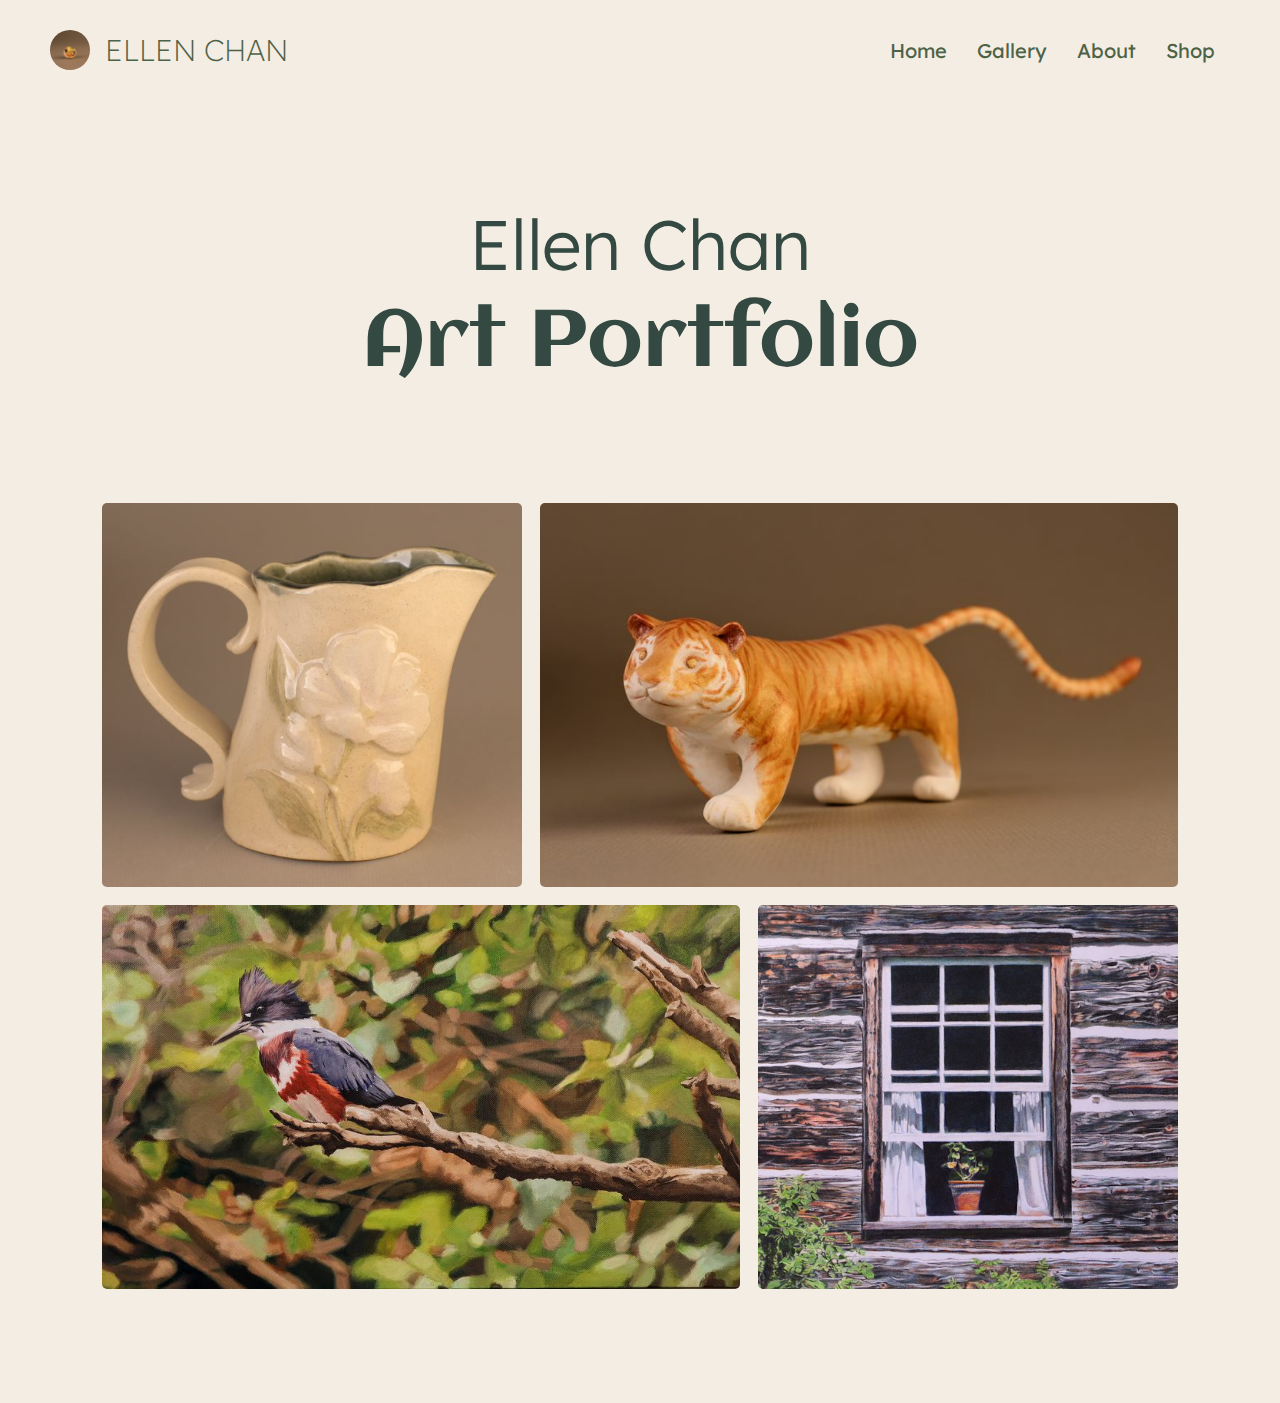
<file: index.html>
<!DOCTYPE html>
<html lang="en">
<head>
    <meta charset="UTF-8">
    <meta name="viewport" content="width=device-width, initial-scale=1.0">
    <title>Ellen Chan's Art Portfolio</title>
    <link rel="icon" type="image/png" href="images/polymer_clay/ramen_TV.jpeg" sizes="215x215">
    <link rel="stylesheet" href="style.css">
    <link rel="preconnect" href="https://fonts.googleapis.com">
    <link rel="preconnect" href="https://fonts.gstatic.com" crossorigin>
    <link href="https://fonts.googleapis.com/css2?family=Lexend+Deca:wght@100..900&family=Poppins:ital,wght@0,100;0,200;0,300;0,400;0,500;0,600;0,700;0,800;0,900;1,100;1,200;1,300;1,400;1,500;1,600;1,700;1,800;1,900&family=Teachers:ital,wght@0,400..800;1,400..800&display=swap" rel="stylesheet">    <link rel="stylesheet" href="https://fonts.googleapis.com/css2?family=Material+Symbols+Outlined:opsz,wght,FILL,GRAD@20..48,100..700,0..1,-50..200" />
    <link href="https://fonts.googleapis.com/css2?family=Aclonica&display=swap" rel="stylesheet">
    <link href="https://fonts.googleapis.com/css2?family=Arizonia&display=swap" rel="stylesheet">
    <link href="https://fonts.googleapis.com/css2?family=League+Spartan:wght@100..900&display=swap" rel="stylesheet">
</head>

<header>
    <div class="logo-and-text">
        <div class="logo">
            <a href="index.html">
                <img src="images/polymer_clay/ramen_TV.jpeg" alt="logo">
            </a>
        </div>
        <a href="index.html"><h2>ELLEN CHAN</h2></a>
    </div>
    
    </div>
    <nav class="navbar">
        <div class="dropdown">
            <button id="menuIcon" class="material-symbols-outlined" onclick="showNavBar()">
                menu
            </button>
        
            <ul class="dropdown-content">
                <li><a href="index.html">Home</a></li>
                <li><a href="gallery.html">Gallery</a></li>
                <li><a href="aboutPage.html">About</a></li>
                <li><a href="shop.html">Shop</a></li>
            </ul>
        </div>
    </nav>
</header>

<body>
    <section class="label">
        <p style="font-size: 70px; font-weight: 300;">Ellen Chan</p>
        <p style="font-family: 'Aclonica'; margin-top: 10px;">Art Portfolio</p>
    </section>
    
    <div class="home-gallery">
        <a href="gallery.html?filter=ceramics" class="image-item ceramics">
            <img src="images/ceramics/pitcher_flower_side.jpeg">
            <p class="img-overlay">CERAMICS</p>
        </a>
        <a href="gallery.html?filter=polymer_clay" class="image-item polymer_clay">
            <img src="images/polymer_clay/tiger_LF.jpeg">
            <p class="img-overlay">POLYMER CLAY</p>
        </a>
        <a href="gallery.html?filter=painting" class="image-item painting">
            <img src="images/painting/kingfisher.jpeg">
            <div class="img-overlay">PAINTING</div>
        </a>
        <a href="gallery.html?filter=drawing" class="image-item drawing">
            <img src="images/drawing/cabin_window.jpeg">
            <div class="img-overlay">DRAWING</div>
        </a>
        
    </div>
</body>

<script src="main.js"></script>

</html>
</file>
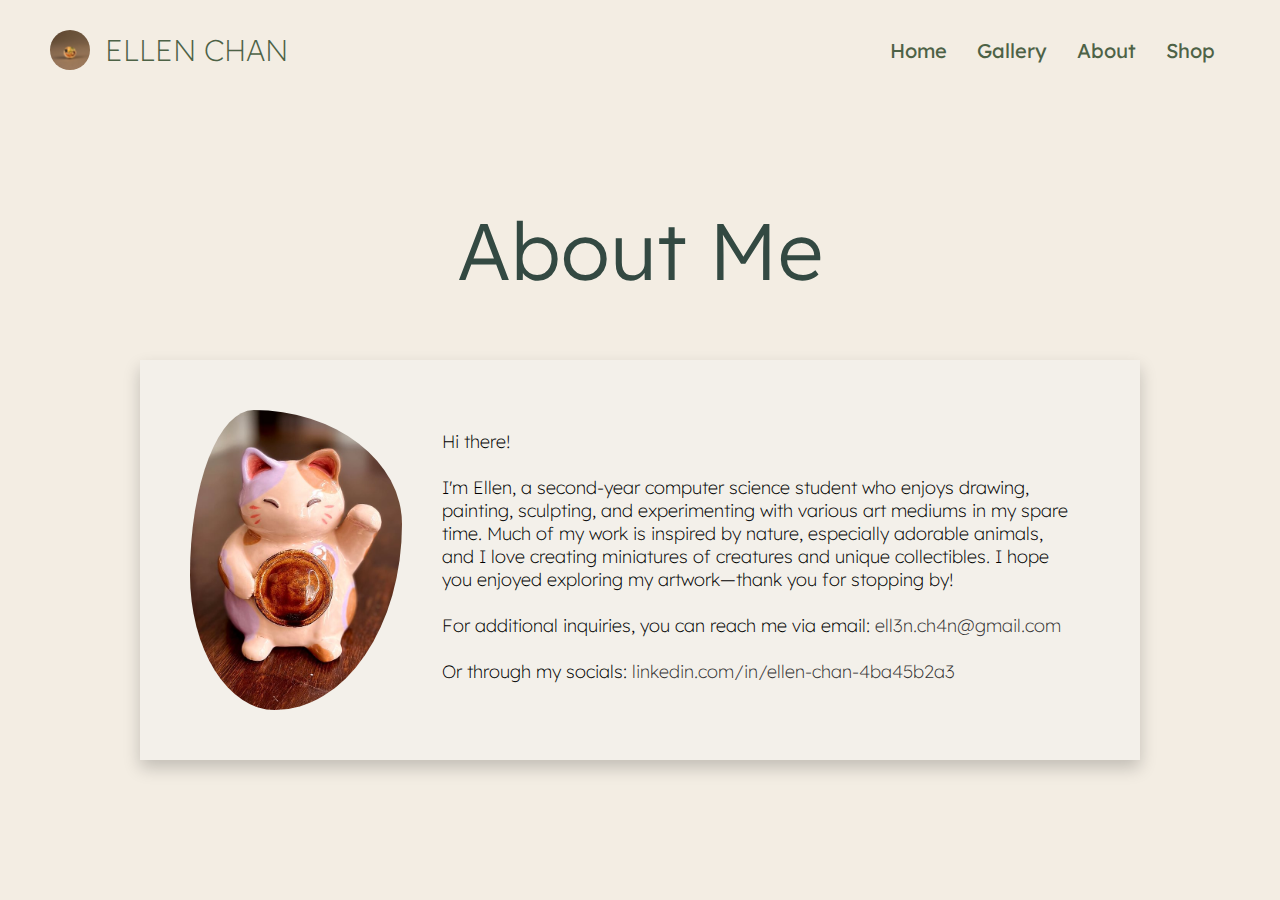
<file: aboutPage.html>
<!DOCTYPE html>
<html lang="en">
<head>
    <meta charset="UTF-8">
    <meta name="viewport" content="width=device-width, initial-scale=1.0">
    <title>Ellen Chan's Art Portfolio</title>
    <link rel="icon" type="image/png" href="images/polymer_clay/ramen_TV.jpeg" sizes="215x215">
    <link rel="stylesheet" href="style.css">
    <link rel="preconnect" href="https://fonts.googleapis.com">
    <link rel="preconnect" href="https://fonts.gstatic.com" crossorigin>
    <link href="https://fonts.googleapis.com/css2?family=Lexend+Deca:wght@100..900&family=Poppins:ital,wght@0,100;0,200;0,300;0,400;0,500;0,600;0,700;0,800;0,900;1,100;1,200;1,300;1,400;1,500;1,600;1,700;1,800;1,900&family=Teachers:ital,wght@0,400..800;1,400..800&display=swap" rel="stylesheet">    <link rel="stylesheet" href="https://fonts.googleapis.com/css2?family=Material+Symbols+Outlined:opsz,wght,FILL,GRAD@20..48,100..700,0..1,-50..200" />
</head>

<header>
    <div class="logo-and-text">
        <div class="logo">
            <a href="index.html">
                <img src="images/polymer_clay/ramen_TV.jpeg" alt="logo">
            </a>
        </div>
        <a href="index.html"><h2>ELLEN CHAN</h2></a>
    </div>
    
    </div>
    <nav class="navbar">
        <div class="dropdown">
            <button id="menuIcon" class="material-symbols-outlined" onclick="showNavBar()">
                menu
            </button>
        
            <ul class="dropdown-content">
                <li><a href="index.html">Home</a></li>
                <li><a href="gallery.html">Gallery</a></li>
                <li><a href="aboutPage.html">About</a></li>
                <li><a href="shop.html">Shop</a></li>
            </ul>
        </div>
    </nav>
</header>

<body>
    <section class="label">About Me</section>
    
    
    <div class="container">
        <img src="images/ceramics/lucky_cat_bank.jpeg" height="300px">
        <p class="paragraph">
            Hi there!
            <br><br>
            I'm Ellen, a second-year computer science student who enjoys drawing, painting, sculpting, and experimenting with various art mediums in my spare time. 
            Much of my work is inspired by nature, especially adorable animals, and I love creating miniatures of creatures and unique collectibles. 
            I hope you enjoyed exploring my artwork—thank you for stopping by! <br><br>

            For additional inquiries, you can reach me via email:
            <a href="mailto:ell3n.ch4n@gmail.com">ell3n.ch4n@gmail.com</a>
            <br><br>
            Or through my socials: <a href="https://www.linkedin.com/in/ellen-chan-4ba45b2a3/">linkedin.com/in/ellen-chan-4ba45b2a3</a>
        </p>
    </div>
</body>
<script src="main.js"></script>
</html>
</file>
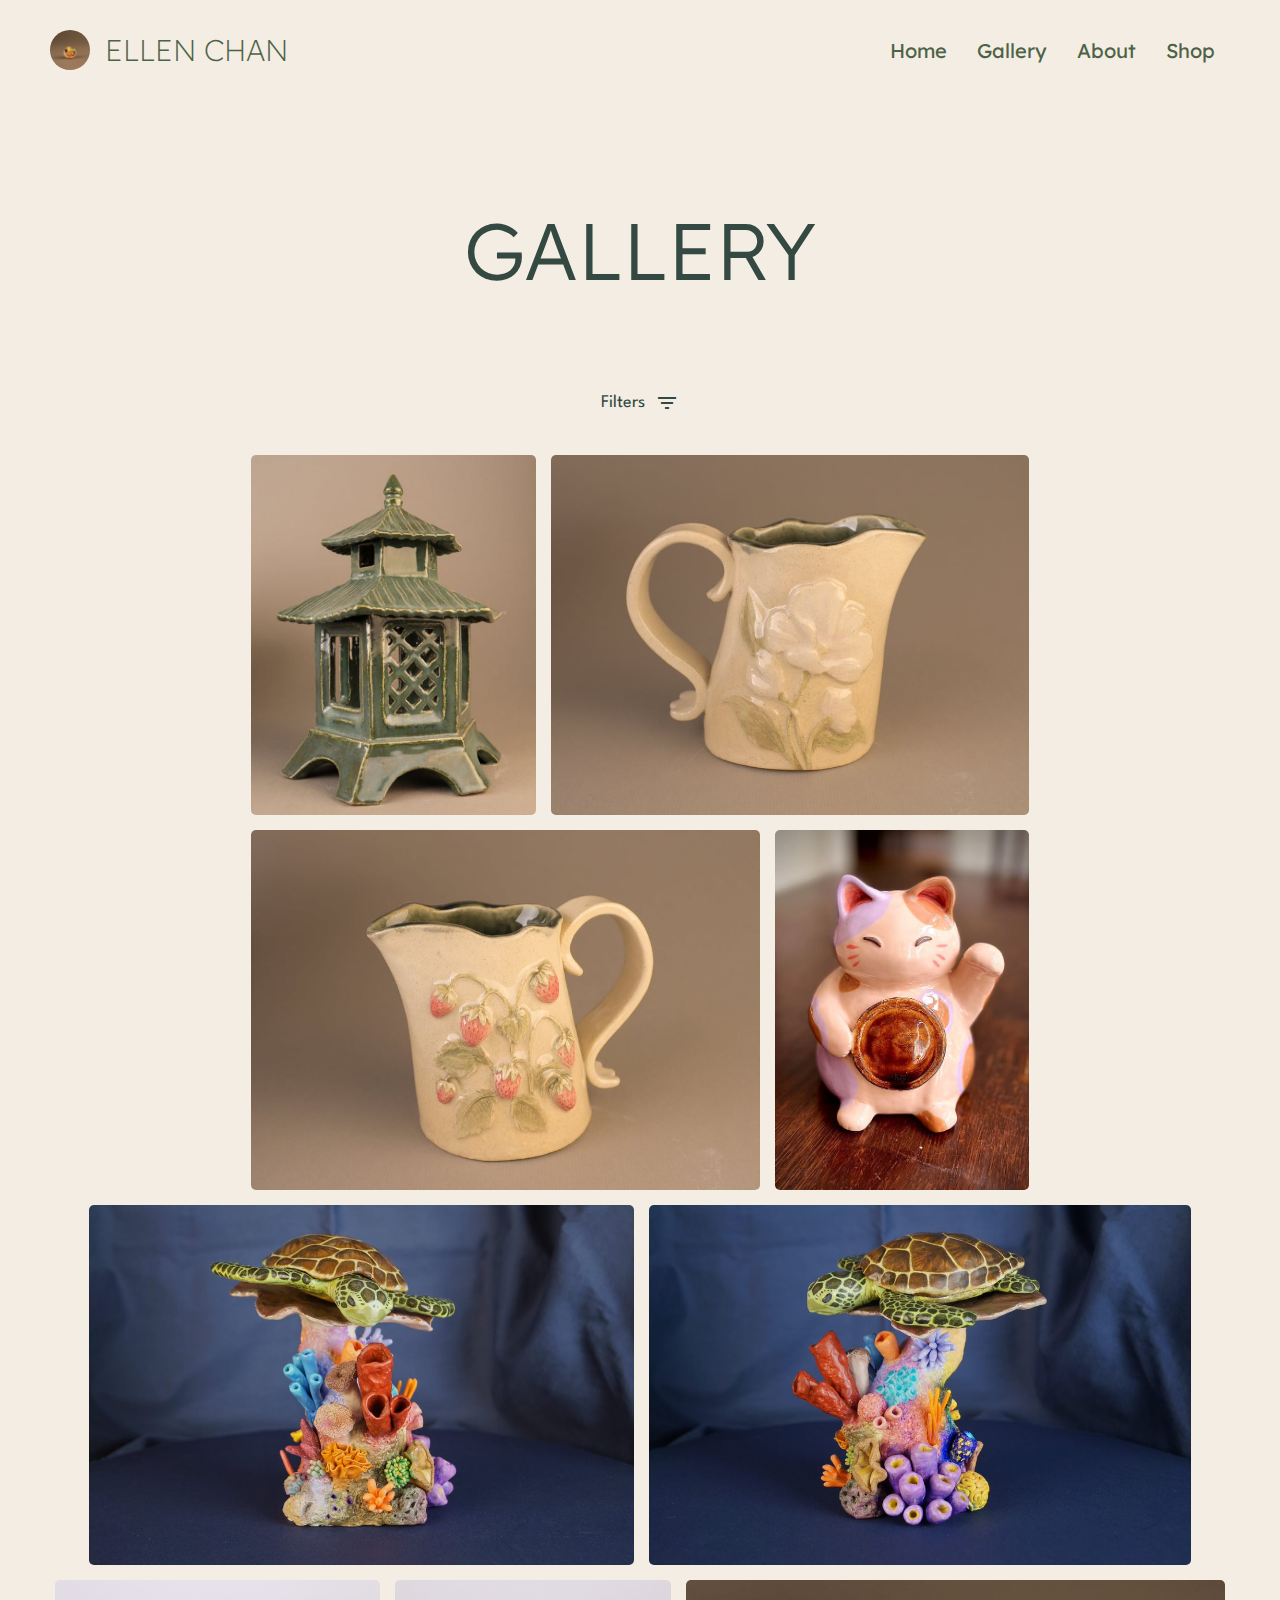
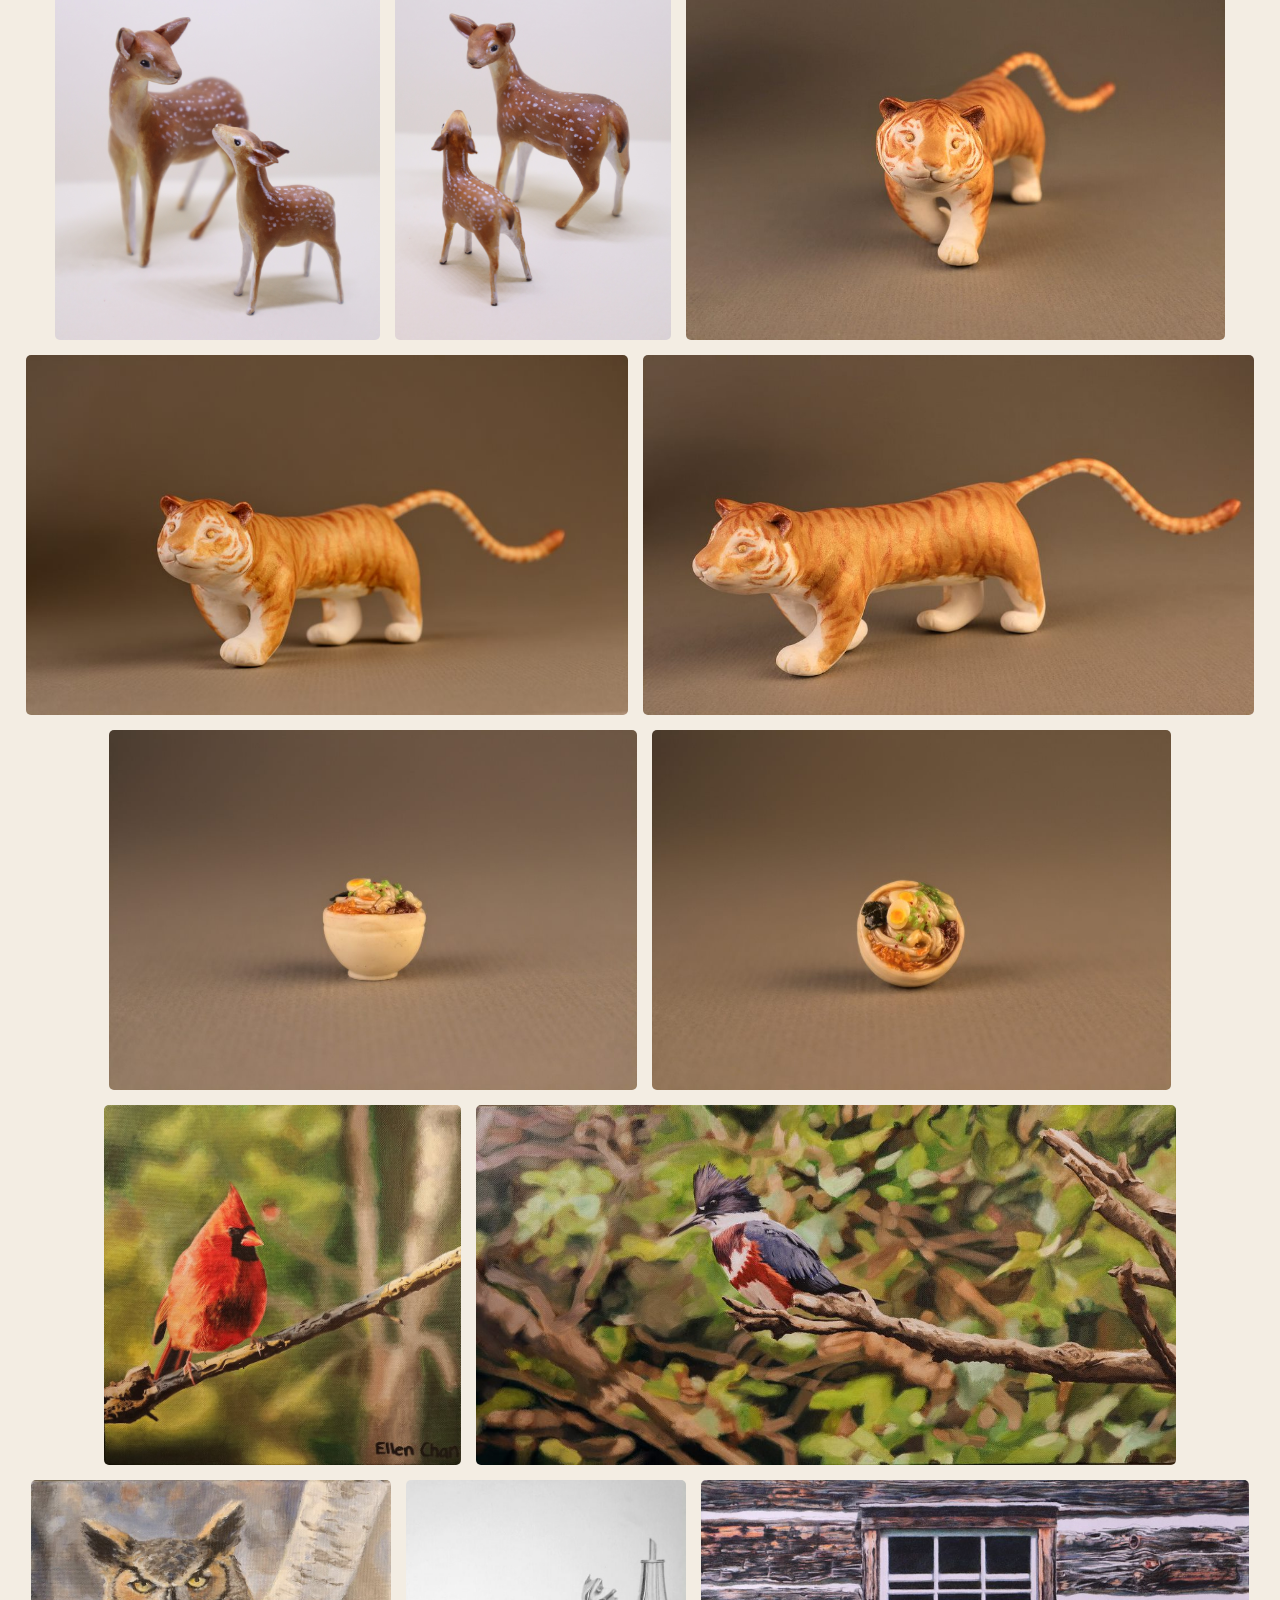
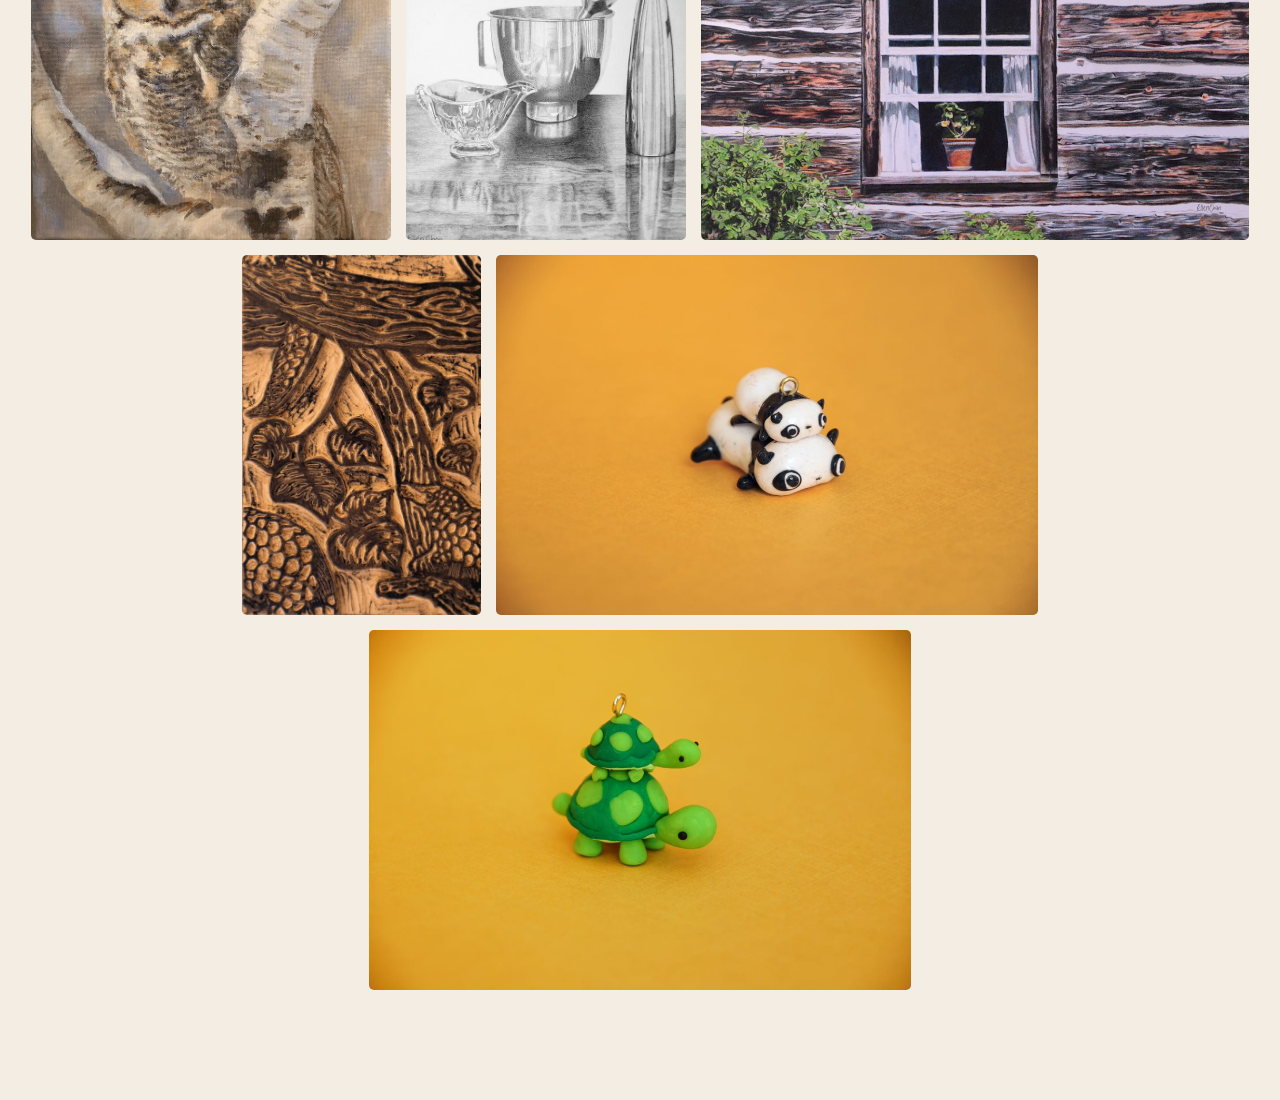
<file: gallery.html>
<!DOCTYPE html>
<html lang="en">
<head>
    <meta charset="UTF-8">
    <meta name="viewport" content="width=device-width, initial-scale=1.0">
    <title>Ellen Chan's Art Portfolio</title>
    <link rel="icon" type="image/png" href="images/polymer_clay/ramen_TV.jpeg" sizes="215x215">
    <link rel="stylesheet" href="style.css">
    <link rel="preconnect" href="https://fonts.googleapis.com">
    <link rel="preconnect" href="https://fonts.gstatic.com" crossorigin>
    <link href="https://fonts.googleapis.com/css2?family=Lexend+Deca:wght@100..900&family=Poppins:ital,wght@0,100;0,200;0,300;0,400;0,500;0,600;0,700;0,800;0,900;1,100;1,200;1,300;1,400;1,500;1,600;1,700;1,800;1,900&family=Teachers:ital,wght@0,400..800;1,400..800&display=swap" rel="stylesheet">    <link rel="stylesheet" href="https://fonts.googleapis.com/css2?family=Material+Symbols+Outlined:opsz,wght,FILL,GRAD@20..48,100..700,0..1,-50..200" />
    <link href="https://fonts.googleapis.com/css2?family=Aclonica&display=swap" rel="stylesheet">
    <link href="https://fonts.googleapis.com/css2?family=League+Spartan:wght@100..900&display=swap" rel="stylesheet">
    <link rel="stylesheet" href="https://fonts.googleapis.com/css2?family=Material+Symbols+Outlined:opsz,wght,FILL,GRAD@20..48,100..700,0..1,-50..200" />
</head>

<header>
    <div class="logo-and-text">
        <div class="logo">
            <a href="index.html">
                <img src="images/polymer_clay/ramen_TV.jpeg" alt="logo">
            </a>
        </div>
        <a href="index.html"><h2>ELLEN CHAN</h2></a>
    </div>
    
    </div>
    <nav class="navbar">
        <div class="dropdown">
            <button id="menuIcon" class="material-symbols-outlined" onclick="showNavBar()">
                menu
            </button>
        
            <ul class="dropdown-content">
                <li><a href="index.html">Home</a></li>
                <li><a href="gallery.html">Gallery</a></li>
                <li><a href="aboutPage.html">About</a></li>
                <li><a href="shop.html">Shop</a></li>
            </ul>
        </div>
    </nav>
</header>

<body>
    <section class="label">
        <p>GALLERY</p>
    </section>
    <div class="controls">
        <div class="filterBtn" onclick="showFilters()">
            <a>Filters</a>
            <button id="filterIcon" class="material-symbols-outlined" >
                filter_list
            </button>
        </div>
        <ul class="filters">
            <li><button class="ceramics button" onclick="showCategory('ceramics')">Ceramics</button></li>
            <li><button class="polymer_clay button" onclick="showCategory('polymer_clay')">Polymer clay</button></li>
            <li><button class="painting button" onclick="showCategory('painting')">Painting</button></li>
            <li><button class="drawing button" onclick="showCategory('drawing')">Drawing</button></li>
        </ul>
    </div>
    <main>
        <ul class="gallery">
            <li class="image-item ceramics" onclick="expand(this)">
                <img src="images/ceramics/japanese_lantern.jpeg">
                <div class="description">lantern</div>
            </li>
            <li class="image-item ceramics" onclick="expand(this)">
                <img src="images/ceramics/pitcher_flower_side.jpeg">
                <div class="description">pitcher</div>
            </li>
            <li class="image-item ceramics" onclick="expand(this)">
                <img src="images/ceramics/pitcher_strawberry_side.jpeg">
                <div class="description">pitcher</div>
            </li>
            <li class="image-item ceramics" onclick="expand(this)">
                <img src="images/ceramics/lucky_cat_bank.jpeg">
                <div class="description">lucky cat</div>
            </li>
            
            <li class="image-item polymer_clay" onclick="expand(this)">
                <img src="images/polymer_clay/seaturtle_front.jpeg">
                <div class="description">lantern</div>
            </li>
            <li class="image-item polymer_clay" onclick="expand(this)">
                <img src="images/polymer_clay/seaturtle_LS.jpeg">
                <div class="description">pitcher</div>
            </li>
            <li class="image-item polymer_clay" onclick="expand(this)">
                <img src="images/polymer_clay/deer_1.jpg">
                <div class="description">deer</div>
            </li>
            <li class="image-item polymer_clay" onclick="expand(this)">
                <img src="images/polymer_clay/deer_2.jpg">
                <div class="description">deer</div>
            </li>
            <li class="image-item polymer_clay" onclick="expand(this)">
                <img src="images/polymer_clay/tiger_front.jpeg">
                <div class="description">tiger</div>
            </li>
            <li class="image-item polymer_clay" onclick="expand(this)">
                <img src="images/polymer_clay/tiger_LF.jpeg">
                <div class="description">tiger</div>
            </li>
            <li class="image-item polymer_clay" onclick="expand(this)">
                <img src="images/polymer_clay/tiger_LS.jpeg">
                <div class="description">tiger</div>
            </li>
            <li class="image-item polymer_clay" onclick="expand(this)">
                <img src="images/polymer_clay/ramen_FV.jpeg">
                <div class="description">ramen</div>
            </li>
            <li class="image-item polymer_clay" onclick="expand(this)">
                <img src="images/polymer_clay/ramen_TV.jpeg">
                <div class="description">ramen</div>
            </li>
            <li class="image-item painting" onclick="expand(this)">
                <img src="images/painting/cardinal.jpeg">
                <div class="description">cardinal</div>
            </li>
            <li class="image-item painting" onclick="expand(this)">
                <img src="images/painting/kingfisher.jpeg">
                <div class="description">kingfisher</div>
            </li>
            <li class="image-item painting" onclick="expand(this)">
                <img src="images/painting/snowy_owl.jpeg">
                <div class="description">snowy owl</div>
            </li>
            <li class="image-item drawing" onclick="expand(this)">
                <img src="images/drawing/kitchenware_still_life.jpeg">
                <div class="description">kitchenware</div>
            </li>
            <li class="image-item drawing" onclick="expand(this)">
                <img src="images/drawing/cabin_window.jpeg">
                <div class="description">cabin window</div>
            </li>
            <li class="image-item linography" onclick="expand(this)">
                <img src="images/linography/pangolin.jpeg">
                <div class="description">pangolin</div>
            </li>
            <li class="image-item polymer_clay" onclick="expand(this)">
                <img src="images/polymer_clay/panda_stack.jpeg">
                <div class="description">pandas</div>
            </li>
            <li class="image-item polymer_clay" onclick="expand(this)">
                <img src="images/polymer_clay/turtle_stack.jpeg">
                <div class="description">turtles</div>
            </li>
        </ul>
        <!-- The expanding image container -->
        <div class="expanded_gallery">
            <section class="top_margin">
                <button class="material-symbols-outlined closebtn" onclick="closeGallery(this)">
                    close
                </button>
            </section>

            <img id="expandedImg">

            <div class="arrows">
                <button class="material-symbols-outlined back-arrow" onclick="changeSlides(-1)">
                    arrow_back_ios_new
                </button>
                <button class="material-symbols-outlined forward-arrow" onclick="changeSlides(1)">
                    arrow_forward_ios
                </button>
            </div>
        </div>
    </main>
</body>
<script src="main.js"></script>
<script>
    function applyFilter() {
        // Get the query parameter from the URL
        const urlParams = new URLSearchParams(window.location.search);
        const filter = urlParams.get('filter');

        if (filter) {
            // Show filtered items
            showCategory(`${filter}`);
            showFilters();
        }
    }

    // Apply filter on page load
    window.onload = applyFilter;
</script>
</html>
</file>
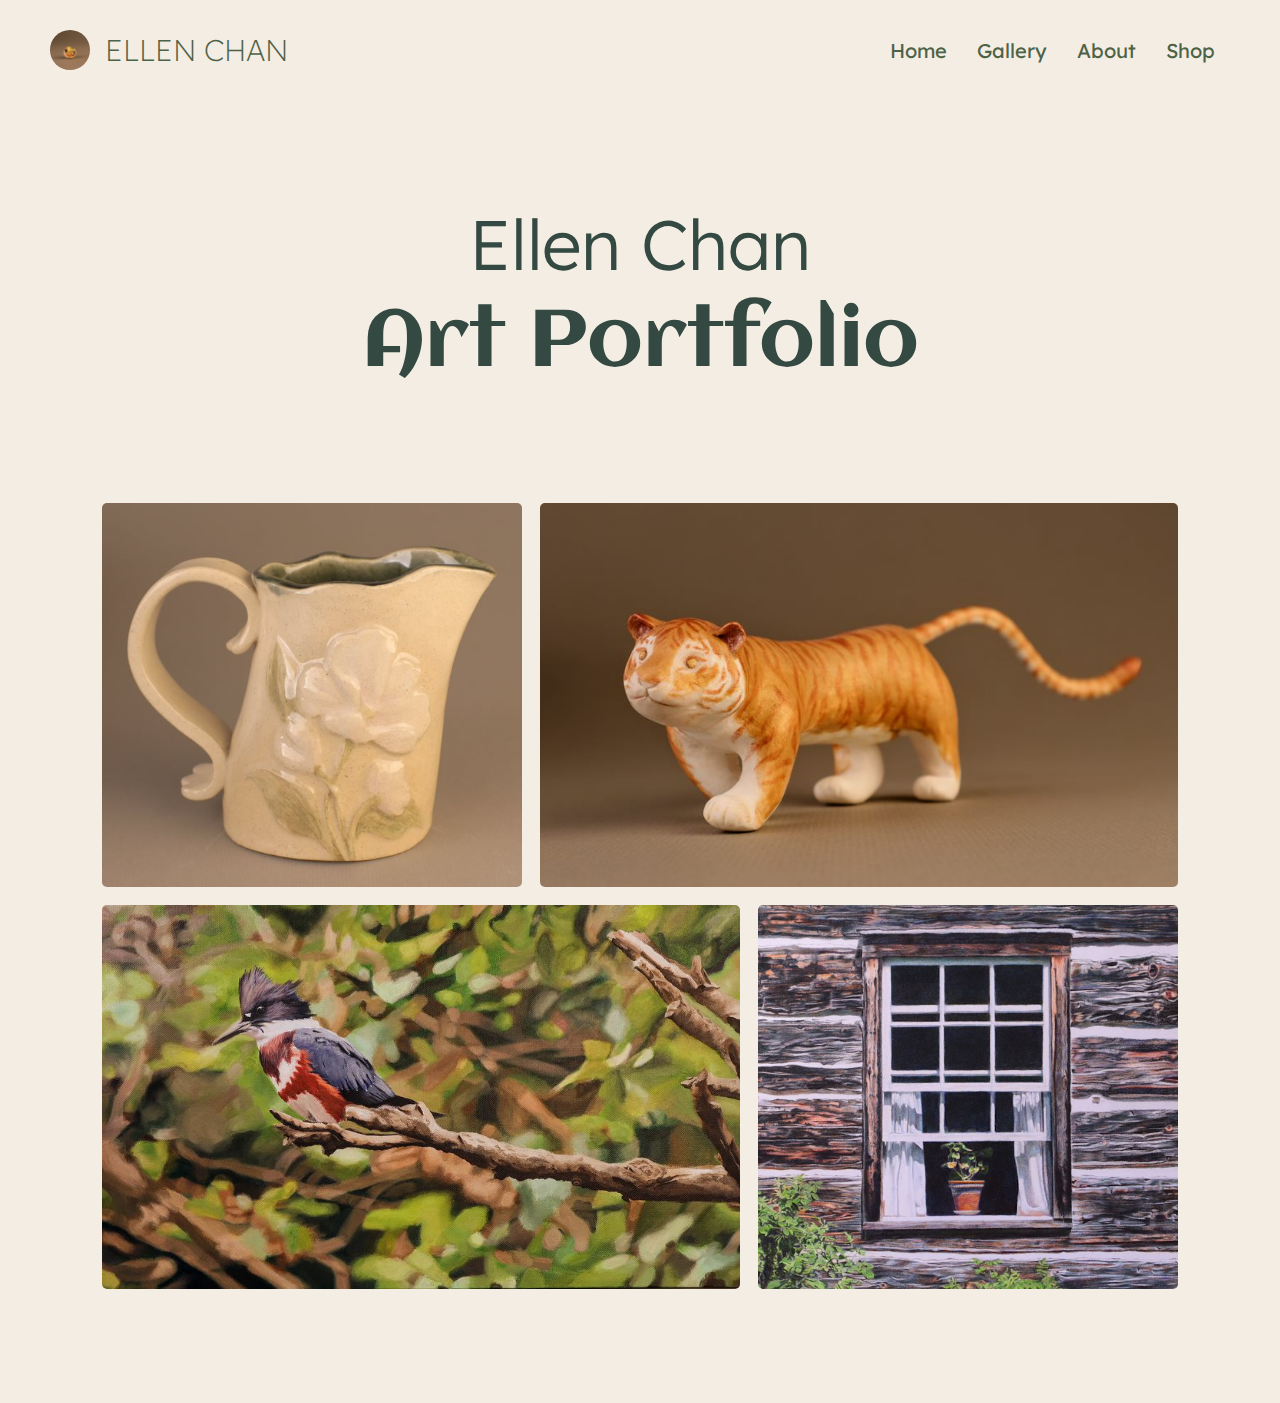
<file: home.html>
<!DOCTYPE html>
<html lang="en">
<head>
    <meta charset="UTF-8">
    <meta name="viewport" content="width=device-width, initial-scale=1.0">
    <title>Ellen Chan's Art Portfolio</title>
    <link rel="icon" type="image/png" href="images/polymer_clay/ramen_TV.jpeg" sizes="215x215">
    <link rel="stylesheet" href="style.css">
    <link rel="preconnect" href="https://fonts.googleapis.com">
    <link rel="preconnect" href="https://fonts.gstatic.com" crossorigin>
    <link href="https://fonts.googleapis.com/css2?family=Lexend+Deca:wght@100..900&family=Poppins:ital,wght@0,100;0,200;0,300;0,400;0,500;0,600;0,700;0,800;0,900;1,100;1,200;1,300;1,400;1,500;1,600;1,700;1,800;1,900&family=Teachers:ital,wght@0,400..800;1,400..800&display=swap" rel="stylesheet">    <link rel="stylesheet" href="https://fonts.googleapis.com/css2?family=Material+Symbols+Outlined:opsz,wght,FILL,GRAD@20..48,100..700,0..1,-50..200" />
    <link href="https://fonts.googleapis.com/css2?family=Aclonica&display=swap" rel="stylesheet">
    <link href="https://fonts.googleapis.com/css2?family=Arizonia&display=swap" rel="stylesheet">
    <link href="https://fonts.googleapis.com/css2?family=League+Spartan:wght@100..900&display=swap" rel="stylesheet">
</head>

<header>
    <div class="logo-and-text">
        <div class="logo">
            <a href="home.html">
                <img src="images/polymer_clay/ramen_TV.jpeg" alt="logo">
            </a>
        </div>
        <a href="home.html"><h2>ELLEN CHAN</h2></a>
    </div>
    
    </div>
    <nav class="navbar">
        <div class="dropdown">
            <button id="menuIcon" class="material-symbols-outlined" onclick="showNavBar()">
                menu
            </button>
        
            <ul class="dropdown-content">
                <li><a href="home.html">Home</a></li>
                <li><a href="gallery.html">Gallery</a></li>
                <li><a href="aboutPage.html">About</a></li>
                <li><a href="shop.html">Shop</a></li>
            </ul>
        </div>
    </nav>
</header>

<body>
    <section class="label">
        <p style="font-size: 70px; font-weight: 300;">Ellen Chan</p>
        <p style="font-family: 'Aclonica'; margin-top: 10px;">Art Portfolio</p>
    </section>
    
    <div class="home-gallery">
        <a href="gallery.html?filter=ceramics" class="image-item ceramics">
            <img src="images/ceramics/pitcher_flower_side.jpeg">
            <p class="img-overlay">CERAMICS</p>
        </a>
        <a href="gallery.html?filter=polymer_clay" class="image-item polymer_clay">
            <img src="images/polymer_clay/tiger_LF.jpeg">
            <p class="img-overlay">POLYMER CLAY</p>
        </a>
        <a href="gallery.html?filter=painting" class="image-item painting">
            <img src="images/painting/kingfisher.jpeg">
            <div class="img-overlay">PAINTING</div>
        </a>
        <a href="gallery.html?filter=drawing" class="image-item drawing">
            <img src="images/drawing/cabin_window.jpeg">
            <div class="img-overlay">DRAWING</div>
        </a>
        
    </div>
</body>

<script src="main.js"></script>

</html>
</file>
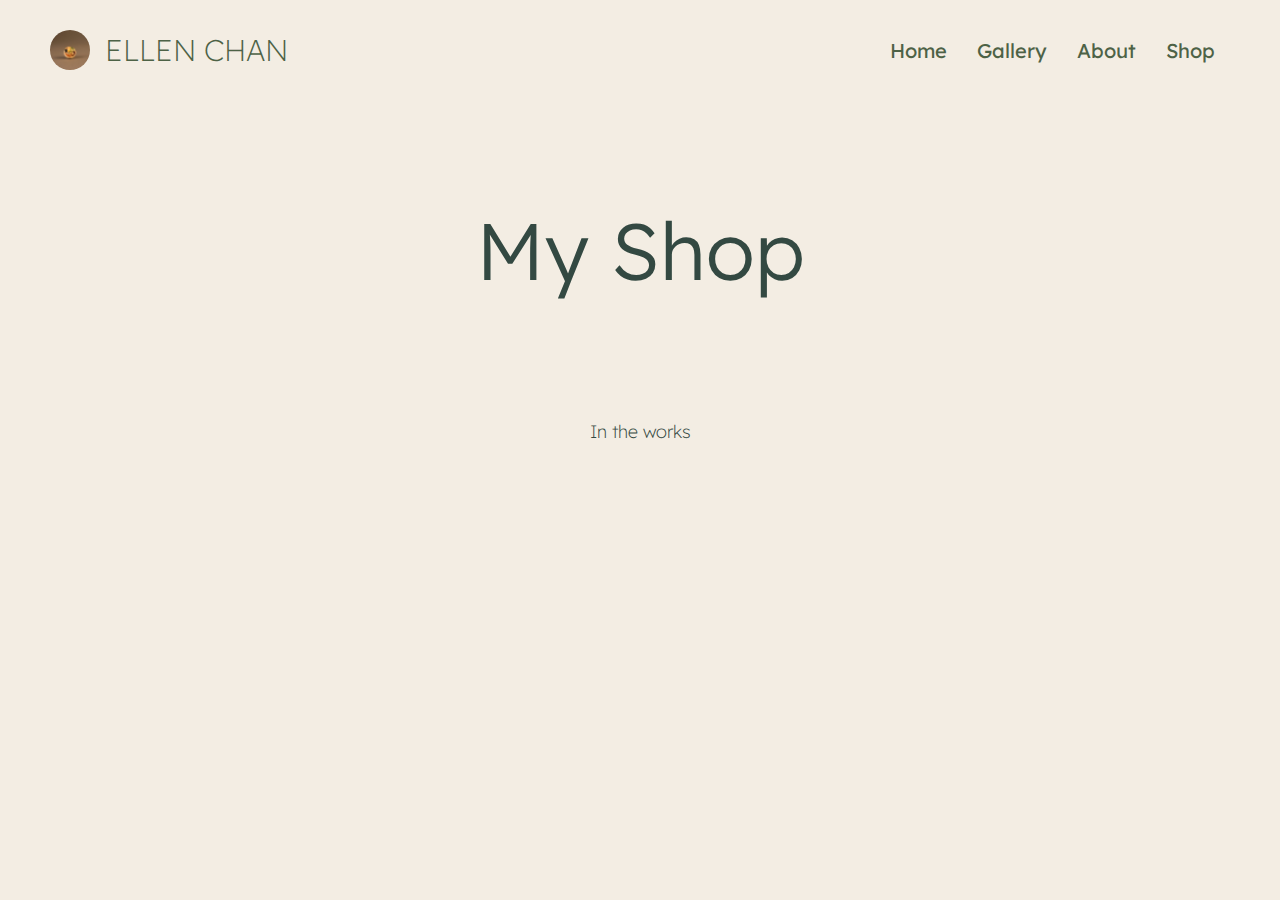
<file: shop.html>
<!DOCTYPE html>
<html lang="en">
<head>
    <meta charset="UTF-8">
    <meta name="viewport" content="width=device-width, initial-scale=1.0">
    <title>Ellen Chan's Art Portfolio</title>
    <link rel="icon" type="image/png" href="images/polymer_clay/ramen_TV.jpeg" sizes="215x215">
    <link rel="stylesheet" href="style.css">
    <link rel="preconnect" href="https://fonts.googleapis.com">
    <link rel="preconnect" href="https://fonts.gstatic.com" crossorigin>
    <link href="https://fonts.googleapis.com/css2?family=Lexend+Deca:wght@100..900&family=Poppins:ital,wght@0,100;0,200;0,300;0,400;0,500;0,600;0,700;0,800;0,900;1,100;1,200;1,300;1,400;1,500;1,600;1,700;1,800;1,900&family=Teachers:ital,wght@0,400..800;1,400..800&display=swap" rel="stylesheet">    <link rel="stylesheet" href="https://fonts.googleapis.com/css2?family=Material+Symbols+Outlined:opsz,wght,FILL,GRAD@20..48,100..700,0..1,-50..200" />
</head>

<header>
    <div class="logo-and-text">
        <div class="logo">
            <a href="index.html">
                <img src="images/polymer_clay/ramen_TV.jpeg" alt="logo">
            </a>
        </div>
        <a href="index.html"><h2>ELLEN CHAN</h2></a>
    </div>
    
    </div>
    <nav class="navbar">
        <div class="dropdown">
            <button id="menuIcon" class="material-symbols-outlined" onclick="showNavBar()">
                menu
            </button>
        
            <ul class="dropdown-content">
                <li><a href="index.html">Home</a></li>
                <li><a href="gallery.html">Gallery</a></li>
                <li><a href="aboutPage.html">About</a></li>
                <li><a href="shop.html">Shop</a></li>
            </ul>
        </div>
    </nav>
</header>

<body>
    <section class="label">My Shop</section>
    <div class="label">
       <p class="paragraph">In the works</p>
    </div>
</body>
<script src="main.js"></script>

</html>
</file>
<file: style.css>
*{
    box-sizing: border-box;
    margin: 0;
    padding: 0;
}
/* Header */
header{
    display: flex;
    align-items: center;
    justify-content: space-between;

    height: 60px;
    padding: 50px;
    /*background-color: rgb(245, 243, 238);*/
    font-family: 'Lexend Deca', 'Poppins';
}
/* header elements */
.logo-and-text{
    display: flex;
    align-items: center;
}
.logo-and-text h2{
    padding-left: 15px;
    font-weight: 200;
    font-size: 30px;
    color:rgb(77, 98, 70);
}
.logo{
    height: 40px;
}
.logo img{
    width: 40px;
    height: 40px;
    border-radius: 50%;
    object-fit: cover;
    object-position: center;
}
.dropdown{
    display: flex;
    align-items: center;
}
/* dropdown elements */
#menuIcon{
    display: none;
    cursor: pointer;
    height: 100%;
    width: 60px;
    color:rgb(77, 98, 70);
}
#menuIcon:hover{
    background-color: hsla(50, 3%, 64%, 0.5);
}
.dropdown-content{
    justify-content: flex-end;
    display: auto;
}
.navbar li{  
    float: left;
    padding: 15px;
}
.navbar a{
    font-size: 20px;
    color:rgb(77, 98, 70);
}
.navbar a:hover{
    color: rgb(74, 110, 164);
}

/* BODY */
body{
    background-color: #f3ede3;
    font-family: 'Lexend Deca','Poppins';
}
body .label{
    text-align: center;
    margin: 100px 0 60px 0;
    font-size: 80px;
    font-weight: 300;
    color: rgb(51, 73, 66);
}
body .container{
    display: flex;
    margin: auto;
    margin-bottom: 100px;
    padding: 50px;
    max-width: 1000px;
    justify-content: center;
    align-content: center;
    box-shadow: 0px 8px 16px 0px rgba(0,0,0,0.2);
    gap: 20px;
    background-color: rgb(243, 240, 234);
}
.container img{
    object-fit: contain;
    border-radius: 30% 70% 60% 40% / 55% 38% 62% 45% ;
}
body .paragraph{
    padding: 20px;
    font-size: 18px;
    font-weight: 200;
}
.paragraph a:hover{
    color: rgb(125, 181, 216);
}
main{
    display: flex;
    justify-content: center;
    margin: 10px;
}
/* Home Gallery */
.home-gallery{/* grid-container */
    display: grid;
    grid-template-columns: repeat(5, 1fr);
    margin: 5% 8%;
    padding: 50px 0;
    gap: 18px;
    border-style: none;
}
.home-gallery .image-item{/* grid-items */
    position: relative;
    height: 30vw;
    border-radius: 5px;

    cursor: pointer;
    overflow: hidden;
}
.home-gallery .ceramics{
    grid-column: span 2;
}
.home-gallery .polymer_clay{
    grid-column: span 3;
}
.home-gallery .painting{
    grid-column: span 3;
}
.home-gallery .drawing{
    grid-column: span 2;
}
.home-gallery .image-item img{
    height:100%;
    position: relative;
    object-fit: contain;
    transition-duration: 0.5s;
    transition-timing-function: ease-in-out;
}
.home-gallery .ceramics img{
    width: 140%;
    height: 140%;
    left: -16%;
    top: -20%;
}
.home-gallery .polymer_clay img{
    width: 120%;
    height: 120%;
    left: -13%;
    top: -18%;
}
.home-gallery .painting img{
    left: -15%;
}
.home-gallery .drawing img{
    left: -16%;
}
/* Gallery container */
.gallery{
    display: flex;
    flex-flow: row wrap;
    justify-content: center;

    max-width: 1500px;
    height: 100%;
    gap: 15px;
    margin-top: 0px;
    margin-bottom: 100px;
}
.gallery .image-item{
    display: none;
    position: relative;
    height: min(40vh,40vw);
    border-radius: 5px;

    cursor: pointer;
    overflow: hidden;
}
.gallery .image-item.show{
    display: block;
}
.gallery .image-item img{
    object-fit: cover;
    width: auto;
    height: 100%;
    transition-duration: 0.5s;
    transition-timing-function: ease-in-out;
}

/* Gallery controls */
.controls{
    display: flex;
    align-items: center;
    justify-content: center;
    margin: 10px 30px;
    padding: 20px;
    gap: 20px;
    border-style: none;
}
.controls .filterBtn{
    display: flex;
    cursor: pointer;
    height: 45px;
    padding: 0px 12px;
    gap: 10px;
    align-items: center;
    border-radius: 8px;
    font-family: 'League Spartan';
    font-size: 18px;
}
.controls .filterBtn > *{
    color: rgb(51, 73, 66);
}
.controls .filterBtn:hover{
    background-color: hsla(49, 18%, 81%, 0.461);
}
#filterIcon{
    background: none;
    border-style: none;
}

.filters{
    display: none;
    align-items: center;
    gap: 10px;
    cursor: pointer;
}
.filters.show{
    display: flex;
}
.filters .button{
    width: auto;
    height: 45px;
    padding: 0px 10px;
    background-color: hsla(49, 18%, 81%, 0.461);
    border-style: none;
    border-radius: 10px;
    color: rgb(51, 73, 66);
}
.filters .button:hover {
    background-color: hsl(81, 8%, 53%, 30%);
    color: rgb(255, 254, 248);
}
.filters .button.picked{
    background-color: rgba(164, 172, 143, 0.925);
    color: rgb(255, 254, 248);
}

/* Image Hover Styles */
.image-item:hover img{
    transform: scale(1.05);
}
.image-item:hover .img-overlay{
    opacity: 100;
}
.image-item .img-overlay{
    position: absolute;
    width: 100%;
    height: 100%;
    top: 0;
    left: 0;
    
    opacity: 0;
    background: rgba(50, 50, 50, 0.3);
    color: #fff;
    font-size: 45px;
    font-weight: 600;
    border-radius: 5px;

    /* center overlay content */
    display: flex;
    align-items: center;
    justify-content: center;

    transition: opacity 0.5s ease-in-out;
}
/* Mobile View */
@media screen and (max-width: 800px) {
    /* NavBar */
    .navbar .dropdown-content{
        display: none;
    }
    .navbar #menuIcon{
        display: block;
        background: none;
        border: none;
    }
    /* Home Page */
    .home-gallery{
        grid-template-columns: 1fr;
        margin: 3%;
    }
    .home-gallery .image-item{
        height:100%;
        grid-column: span 1;
    }
    .home-gallery .image-item img{
        left: 0px;
        width: 100%;
    }
    /* Gallery Page */
    .gallery .image-item{
        width: 100%;
        height: auto;
        margin: 0px 20px;
    }
    .gallery .image-item img{
        width: 100%;
    }
    /* About Page */
    .container{
        flex-direction: column;
    }
    .paragraph{
        margin: 10px 0;
    }
    .paragraph img{
        width: 100%;
        height: 100%;
        padding: 20px;
    }
}
/* Menu icon is clicked */
@media screen and (max-width: 800px) {
    .navbar.responsive{
        position: relative;
        display: inline-block;
    }
    .navbar.responsive .dropdown-content{
        display: block;
        position: absolute;
        background-color: #f9f9f9;
        min-width: 60px;
        box-shadow: 0px 8px 16px 0px rgba(0,0,0,0.2);
        z-index: 0;
        right: 0;
        top: 40px;
    }
}

/* Expanded Gallery */
.expanded_gallery{
    position: fixed;
    top: 0;
    left: 0;

    width: 100%;
    height: 100%;
    background: rgba(50, 50, 50, 0.9);
    transform: scale(1);
    
    display: none;
    flex-direction: row;
    justify-content: center;
}
#expandedImg{
    object-fit: contain;
    align-self: center;
    width: 100%;
    height: 100%;
}
/* Expanding image text */
.arrows {
    display: flex;
    position: absolute;
    height: 100%;
    width: 100%;
    align-items: center;
    justify-content: space-between;

    padding: 10px;
    color: white;
    z-index: 2;
}
.arrows button{
    font-size: 50px;
    background: none;
    border-radius: 50%;
    border-width: 5px;
    border-style: solid;
    border-color: transparent;
    color: #fff;
}
.arrows button:hover {
    background: hsla(0, 0%, 0%, 0.2);
}
/* Closable button inside the expanded image */
.closebtn {
    position: fixed;
    top: 15px;
    right: 15px;

    font-size: 50px;

    background: none;

    color: white;
    font-size: 35px;
    border-radius: 50%;
    border-width: 5px;
    border-style: solid;
    border-color: transparent;

    cursor: pointer;
    z-index: 3;
}
.closebtn:hover{
    background: hsla(0, 0%, 0%, 0.2);
}

/* Footer */
footer p{
    text-align: center;
}

/* Default Styling */
a{
    text-decoration: none;
    color: #333;
}

ul{
    list-style: none;
}

/* Utility Classes */
.disable-scrolling{
    height: 100%;
    overflow-x: hidden;
}
</file>
